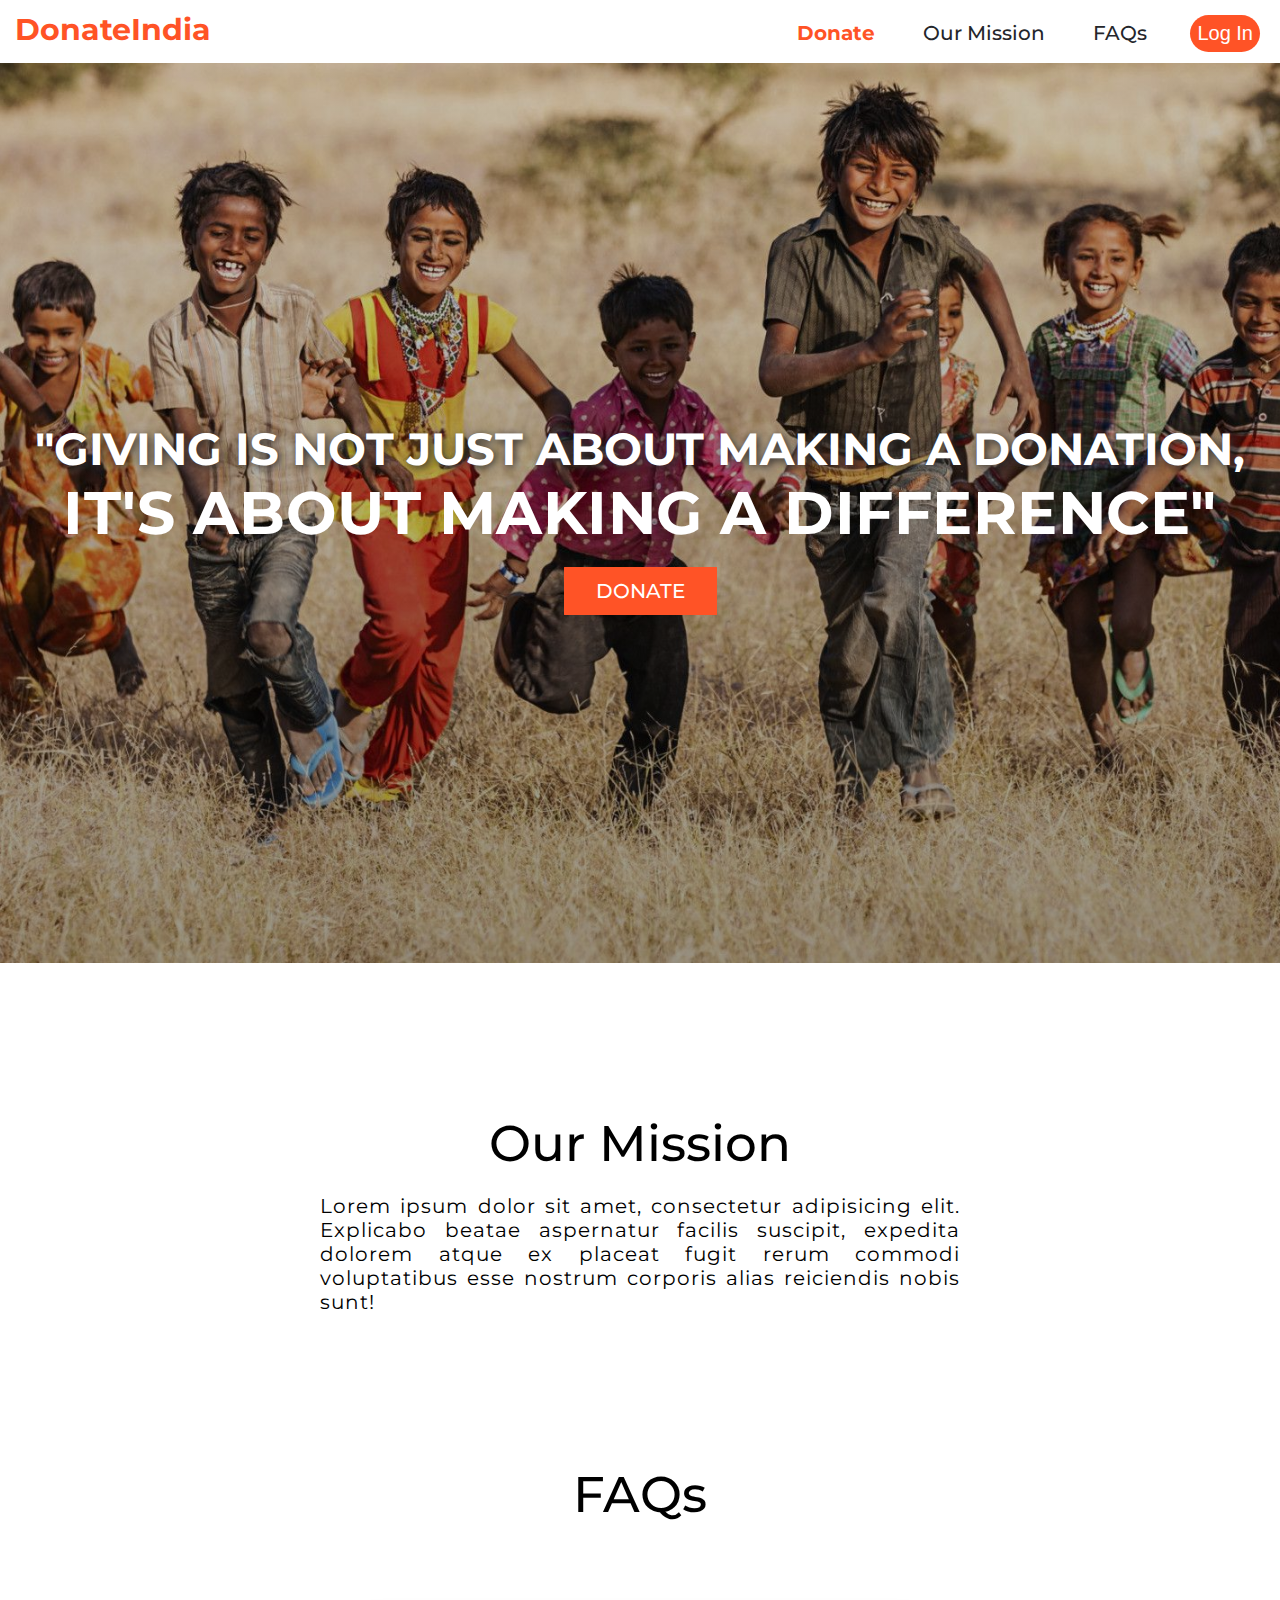
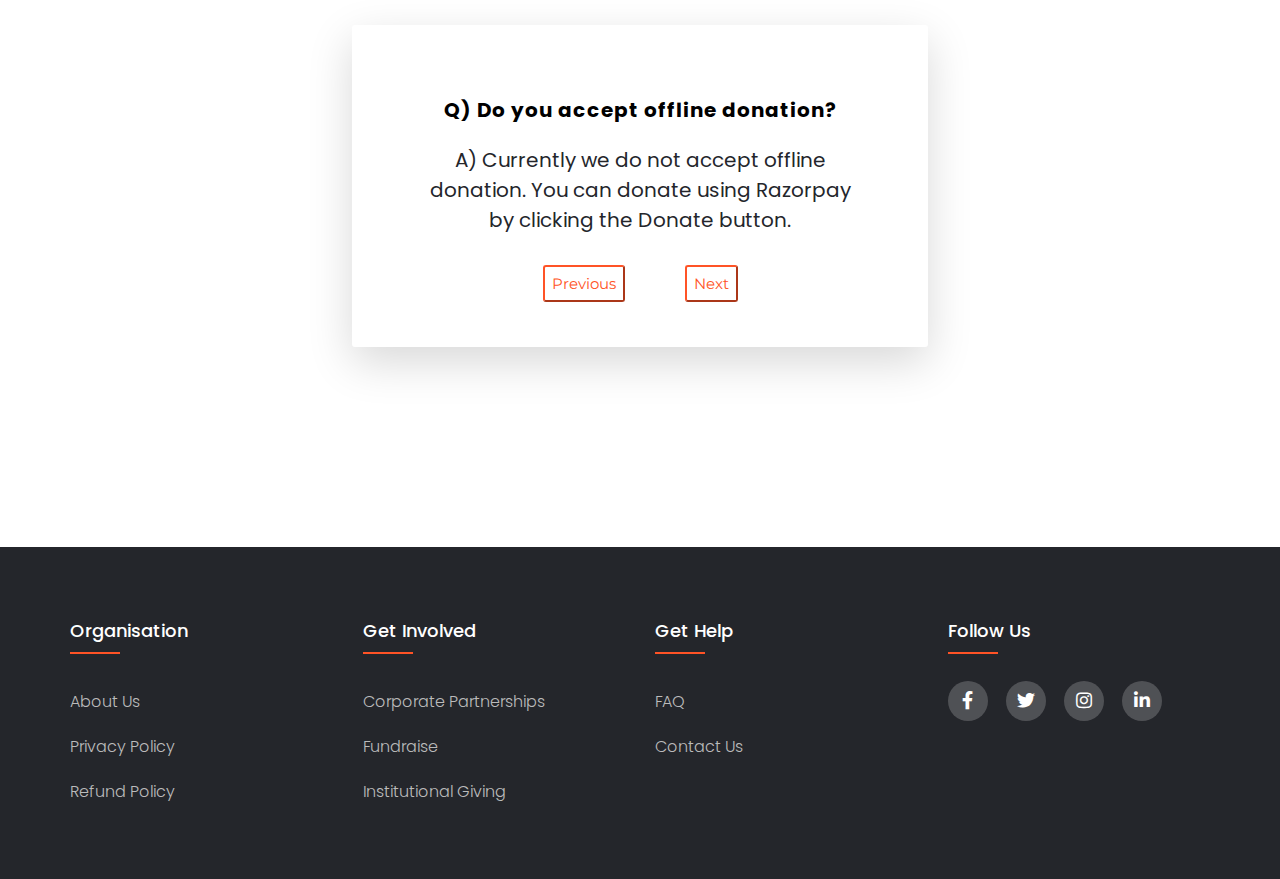
<file: index.html>
<!DOCTYPE html>
<html lang="en">

<head>
    <meta charset="UTF-8">
    <meta http-equiv="X-UA-Compatible" content="IE=edge">
    <meta name="viewport" content="width=device-width, initial-scale=1.0">
    <link rel="stylesheet" href="style.css">
    <link rel="stylesheet" href="https://cdnjs.cloudflare.com/ajax/libs/font-awesome/5.15.3/css/all.min.css">
    <title>Payment Gateway Method</title>
</head>

<body>
    <nav>
        <label class="logo">DonateIndia</label>
        <ul>
            <li><a href="./Info_confirmation.html" class="home">Donate</a></li>
            <li><a href="#mission">Our Mission</a></li>
            <li><a href="#faq">FAQs</a></li>
            <button type="button" class="login">Log In</button>
        </ul>
    </nav>
    <section id="introd">
        <div class="title1">
            <h2 style="text-shadow: 2px 2px 8px #313131;">"Giving is not just about making a donation,</h2>
            <h1>it's about MAKING A DIFFERENCE"</h1>
            <a href="./Info_confirmation.html" type="button" class="b2">DONATE</a>
        </div>
    </section>
    <section id="learn">
        <div class="section-top">
            <h1 class="section-title" id="mission">Our Mission</h1>
            <p id="sec">Lorem ipsum dolor sit amet, consectetur adipisicing elit. Explicabo beatae aspernatur facilis
                suscipit,
                expedita dolorem atque ex placeat fugit rerum commodi voluptatibus esse nostrum corporis alias
                reiciendis nobis sunt!</p>
        </div>
    </section>

    <h1 class="section-title" id="faq">FAQs</h1>
    <div class="title">
        <h4 id="h4"></h4>
        <div class="para">
            <p id="info">
                Lorem ipsum dolor sit amet consectetur, adipisicing elit. Tempore cumque architecto, alias,
                accusantium aliquid dolores atque dolorem voluptates quidem, hic facilis consequuntur eius
                fugiat?
                Perspiciatis est nam doloremque earum omnis?
            </p>
        </div>
        <button class="btn1">Previous</button>
        <button class="btn2">Next</button>
    </div>


    <footer class="footer">
        <div class="container">
            <div class="row">
                <div class="footer-col">
                    <h4>organisation</h4>
                    <ul>
                        <li><a href="#">about us</a></li>
                        <li><a href="#">privacy policy</a></li>
                        <li><a href="#">refund policy</a></li>
                    </ul>
                </div>
                <div class="footer-col">
                    <h4>Get Involved</h4>
                    <ul>
                        <li><a href="#">Corporate Partnerships</a></li>
                        <li><a href="#">Fundraise</a></li>
                        <li><a href="#">Institutional Giving</a></li>
                    </ul>
                </div>
                <div class="footer-col">
                    <h4>Get Help</h4>
                    <ul>
                        <li><a href="#">FAQ</a></li>
                        <li><a href="#">Contact us</a></li>
                    </ul>
                </div>
                <div class="footer-col">
                    <h4>Follow us</h4>
                    <div class="social-links">
                        <a href="#"><i class="fab fa-facebook-f"></i></a>
                        <a href="#"><i class="fab fa-twitter"></i></a>
                        <a href="#"><i class="fab fa-instagram"></i></a>
                        <a href="#"><i class="fab fa-linkedin-in"></i></a>
                    </div>
                </div>
            </div>
        </div>
    </footer>
    <script src="javascript.js"></script>
</body>

</html>
</file>
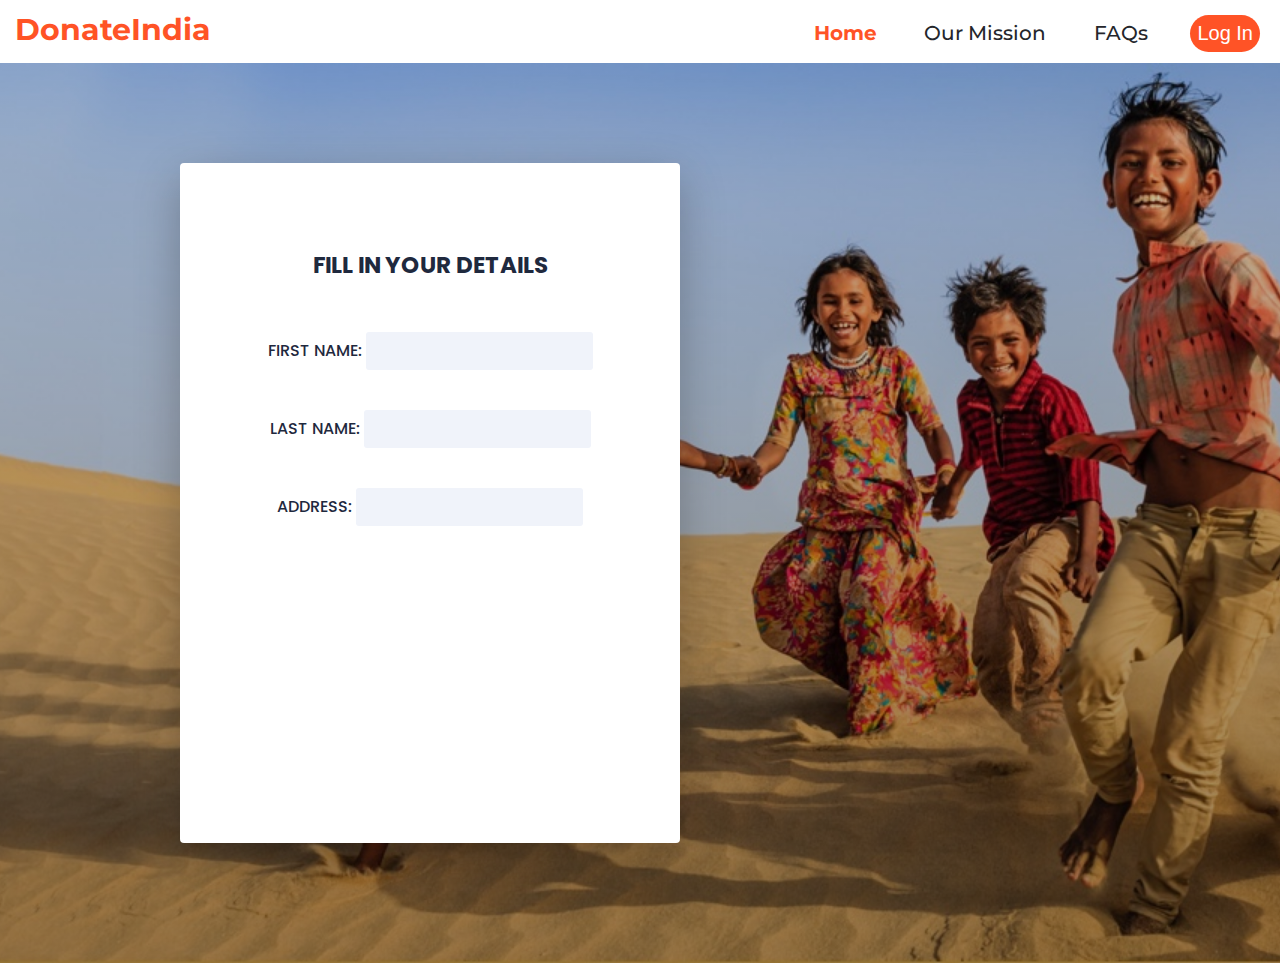
<file: Info_confirmation.html>
<!DOCTYPE html>
<html lang="en">

<head>
    <meta charset="UTF-8">
    <meta http-equiv="X-UA-Compatible" content="IE=edge">
    <meta name="viewport" content="width=device-width, initial-scale=1.0">
    <title>Information Page</title>
    <link rel="stylesheet" href="Info_css.css">
</head>

<body>
    <nav>
        <label class="logo">DonateIndia</label>
        <ul>
            <li><a href="./index.html" class="home">Home</a></li>
            <li><a href="./index.html">Our Mission</a></li>
            <li><a href="./index.html">FAQs</a></li>
            <button type="button" class="login">Log In</button>
        </ul>
    </nav>
    <section class="cover">
        <div id="box">
            <div class="container">
                <h3>Fill in your details</h3>
                <div class="a1">
                    <p>First Name:</p>
                    <input type="text" required>
                </div>
                <div class="a2">
                    <p>Last Name:</p>
                    <input name="text" required>
                </div>
                <div class="a3">
                    <p>Address:</p>
                    <input type="text" maxlength="50">
                </div>
                <div class="btn_donate">
                    <form>
                        <script src="https://checkout.razorpay.com/v1/payment-button.js"
                            data-payment_button_id="pl_Je7YkUU0HCYV9W" async> </script>
                    </form>
                </div>
            </div>
        </div>
    </section>
</body>

</html>
</file>
<file: style.css>
@import url('https://fonts.googleapis.com/css2?family=Montserrat:wght@400;700&family=Open+Sans&display=swap');
@import url('https://fonts.googleapis.com/css2?family=Poppins:wght@300;500;700&display=swap');
@import url('https://fonts.googleapis.com/css2?family=Kaushan+Script&display=swap');

* {
    padding: 0;
    margin: 0;
    box-sizing: border-box;
}

html {
    font-size: 30px;
    font-family: 'Montserrat', sans-serif;
}

#introd {
    height: 100vh;
    background-image: linear-gradient(rgba(0, 0, 0, 0.2), rgba(0, 0, 0, 0.4)), url('kids1.jpg');
    background-position: center;
    background-repeat: no-repeat;
    background-size: cover;
    color: white;
    display: flex;
    justify-content: center;
    align-items: center;
    text-align: center;
    text-transform: uppercase;
    width: 100%;
}

.title1 h1 {
    font-size: 60px;
    margin-bottom: 20px;
    letter-spacing: 0.5px;
    text-transform: uppercase;
}

.title1 a {
    text-decoration: none;
    padding: 10px 30px;
    margin-top: 30px;
}


.b2 {
    border: 2px solid #ff5326;
    border-radius: 1px;
    color: white;
    font-weight: 500;
    background-color: #ff5326;
    font-size: 20px;
}

.b2:hover {
    color: #ff5326;
    transition: 0.3s ease;
    background: transparent;
}

#learn {
    font-size: 20px;
    background-color: white;
    color: black;
}

.section-title {
    justify-content: center;
    text-align: center;
    margin-top: 150px;
    font-size: 50px;
    font-weight: 500;
    margin-bottom: 20px;
}

#sec {
    width: 50%;
    justify-content: center;
    text-align: justify;
    align-items: center;
    margin-left: 25%;
    letter-spacing: 1px;
    margin-top: 20px;
}


#whole {

    display: flex;
    justify-content: center;
    flex-wrap: wrap;
}

#whole #box {
    position: relative;
    width: 350px;
    background: #fff;
    padding: 80px 40px 60px;
    box-shadow: 0 15px 45px rgba(0, 0, 0, 0.226);
    font-size: 20px;
    margin-bottom: 40px;
    margin-top: 30px;
    transition: 0.8s ease;
    margin: 30px;

}

.para-fend {
    font-size: 18px;
    margin-top: 20px;
}

.fend-img {
    margin-bottom: 10px;

}

#box:hover {
    transform: scale(1.1);
}

nav {
    background-color: white;
    color: #ff5326;
    height: 60px;
    font-weight: 700;
    text-transform: capitalize;
    line-height: 60px;
    font-size: 30px;

}

nav a {
    text-decoration: none;
    color: #24262b;
    font-weight: 500;
    font-size: 20px;
    display: flex;
    flex-wrap: wrap;
    background: transparent;
}

nav ul {
    float: right;
    margin-right: 20px;
}

nav ul li {
    display: inline-block;
    line-height: 60px;
    margin: 0 5px;

    padding-right: 30px;
}

.logo {
    margin-left: 15px;
}

.login {
    background-color: #ff5326;
    font-size: 20px;
    color: white;
    padding: 7px;
    border: none;
    border-radius: 20px;
}

.login:hover {
    cursor: pointer;
}

li a:hover {
    color: #ff5326;
    transition: all 0.3s ease;
}

.home {
    color: #ff5326;
    font-weight: 700;
}

.wrapper h1 {
    text-align: center;
    font-family: 'Kaushan Script', cursive;
    margin-top: 100px;
}

/*Footer*/

.container {
    max-width: 1170px;
    margin: auto;
}

.row {
    display: flex;
    flex-wrap: wrap;
}

ul {
    list-style: none;
}

.footer {
    background-color: #24262b;
    padding: 70px 0;
    font-family: 'Poppins', sans-serif;
    line-height: 1.5;
}

.footer-col {
    width: 25%;
    padding: 0 15px;

}

.footer-col h4 {
    color: white;
    text-decoration: none;
    text-transform: capitalize;
    font-size: 18px;
    font-weight: 500;
    position: relative;
    margin-bottom: 30px;
}

.footer-col h4::before {
    content: '';
    position: absolute;
    left: 0;
    bottom: -10px;
    background-color: #ff5326;
    height: 2px;
    box-sizing: border-box;
    width: 50px;
}

.footer-col ul li a {
    font-size: 16px;
    text-transform: capitalize;
    text-decoration: none;
    color: #bbb;
    font-weight: 300;
    transition: all 0.3s ease;
}

.footer-col ul li a:hover {
    color: white;

}

.footer-col .social-links a {
    display: inline-block;
    height: 40px;
    width: 40px;
    background-color: rgba(255, 255, 255, 0.2);
    margin: 0 10px 10px 0;
    text-align: center;
    line-height: 40px;
    border-radius: 50%;
    color: white;
    transition: all 0.5s ease;
    font-size: 18px;
}

.footer-col .social-links a:hover {
    color: #24262b;
    background-color: white;
}


/*FAQs*/


.title {
    border: none;
    border-radius: 3px;
    width: 45%;
    margin: auto;
    display: flex;
    padding: 70px;
    justify-content: center;
    flex-wrap: wrap;
    margin-bottom: 200px;
    margin-top: 100px;
    box-shadow: 0 15px 45px rgba(0, 0, 0, 0.155);
}

#h4 {

    font-family: "poppins";
    font-size: 20px;
    letter-spacing: 1px;
}

.title:hover {
    transition-duration: 0.5s;
    transform: scaleZ(0.3);
    box-shadow: 0 15px 45px rgb(0 0 0 / 23%);
}

#img1 {
    max-width: 30%;
    margin-left: 200px;
    margin: auto;
    display: block;
    image-orientation: inherit;
}

#info {
    text-align: center;
    font-family: "poppins";
    font-size: 20px;
    color: #24262b;
    margin-top: 20px;
}

.btn1 {
    margin: 30px;
    color: #ff5326;
    background-color: white;
    padding-left: 20px;
    padding-right: 20px;
    padding: 7px;
    font-size: 15px;
    border-radius: 3px;
    border-color: #ff5326;
    margin-bottom: -25px;
    font-family: 'montserrat';
}

.btn2 {
    margin: 30px;
    padding-left: 20px;
    padding-right: 20px;
    border-radius: 3px;
    padding: 7px;
    color: #ff5326;
    background-color: white;
    font-size: 15px;
    border-color: #ff5326;
    margin-bottom: -25px;
    font-family: 'montserrat';
}

.btn1:hover {
    cursor: pointer;
}

.btn2:hover {
    cursor: pointer;
}

.underline {
    display: block;
}

.para {
    display: block;
}
</file>
<file: Info_css.css>
@import url('https://fonts.googleapis.com/css2?family=Poppins:wght@300;500;700&display=swap');
@import url('https://fonts.googleapis.com/css2?family=Montserrat:wght@400;700&family=Open+Sans&display=swap');

* {
    padding: 0;
    margin: 0;
    box-sizing: border-box;
}

p {
    display: inline;
    text-align: left;
}

h3 {
    color: #1f293e;
    margin-bottom: 50px;
    font-size: 23px;
}

input {
    margin-bottom: 40px;
    background-color: #f0f3fa;
    border: none;
    border-radius: 3px;
    padding: 10px;
    font-size: 16px;
}

.container {
    justify-content: center;
    align-items: center;
    height: 100%;
    width: 50%;
    display: inline-block;
    margin: auto;
    border: none;
    background-color: white;
    color: #1f293e;
    width: 500px;
    padding: 85px 40px 60px;
    box-shadow: 0 15px 45px rgba(0, 0, 0, 0.255);
    font-family: 'poppins';
    margin-bottom: 0px;
    border-radius: 4px;
    font-weight: 500;
    font-size: 16px;
}

.cover {
    height: 100vh;
    background-image: linear-gradient(rgba(0, 0, 0, 0.2), rgba(0, 0, 0, 0.4)), url('home.jpg');
    background-position: center;
    background-repeat: no-repeat;
    background-size: cover;
    color: white;
    display: flex;
    text-transform: uppercase;
    width: 100%;
}

#box {
    justify-content: center;
    align-items: center;
    text-align: center;
    margin-left: 180px;
    margin-top: 100px;
    margin-bottom: 120px;
}

/*Nav Bar*/
nav {
    background-color: white;
    color: #ff5326;
    height: 60px;
    font-weight: 700;
    text-transform: capitalize;
    line-height: 60px;
    font-size: 30px;

}

nav a {
    text-decoration: none;
    color: #24262b;
    font-weight: 500;
    font-size: 20px;
    display: flex;
    flex-wrap: wrap;
    font-family: 'montserrat';
}

nav ul {
    float: right;
    margin-right: 20px;
}

nav ul li {
    display: inline-block;
    line-height: 60px;
    margin: 0 5px;
    padding-right: 30px;
}

.logo {
    margin-left: 15px;
    font-family: 'montserrat';
}

.login {
    background-color: #ff5326;
    font-size: 20px;
    color: white;
    padding: 7px;
    border: none;
    border-radius: 20px;
}

.login:hover {
    cursor: pointer;
}

li a:hover {
    color: #ff5326;
    transition: all 0.3s ease;
}

.home {
    color: #ff5326;
    font-weight: 700;
}

.wrapper h1 {
    text-align: center;
    font-family: 'Kaushan Script', cursive;
    margin-top: 100px;
}
</file>
